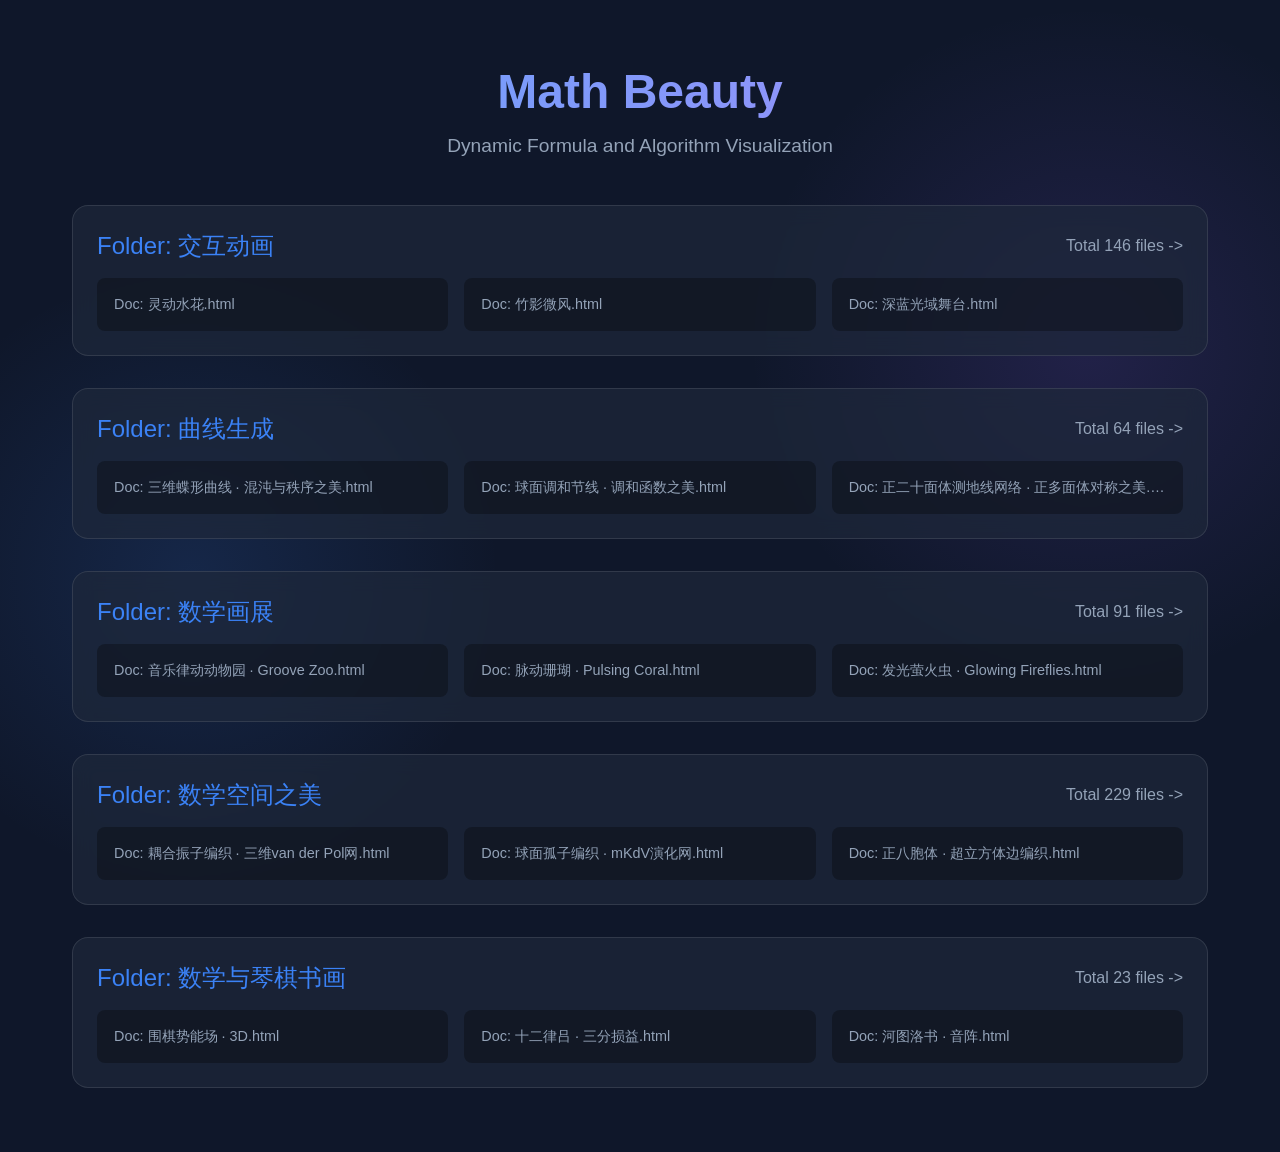
<file: index.html>
﻿<!DOCTYPE html>
<html lang="zh-CN">
<head>
    <meta charset="UTF-8">
    <meta name="viewport" content="width=device-width, initial-scale=1.0">
    <title>Math Beauty</title>
    <link rel="stylesheet" href="css/style.css">
</head><body>
    <div class="container">
        <header>
            <h1>Math Beauty</h1>
            <p>Dynamic Formula and Algorithm Visualization</p>
        </header>
        <div id="app" class="container" style="padding:0;"></div>
    </div>
    <script src="js/data.js"></script>
    <script src="js/app.js"></script>
</body>
</html>
</file>
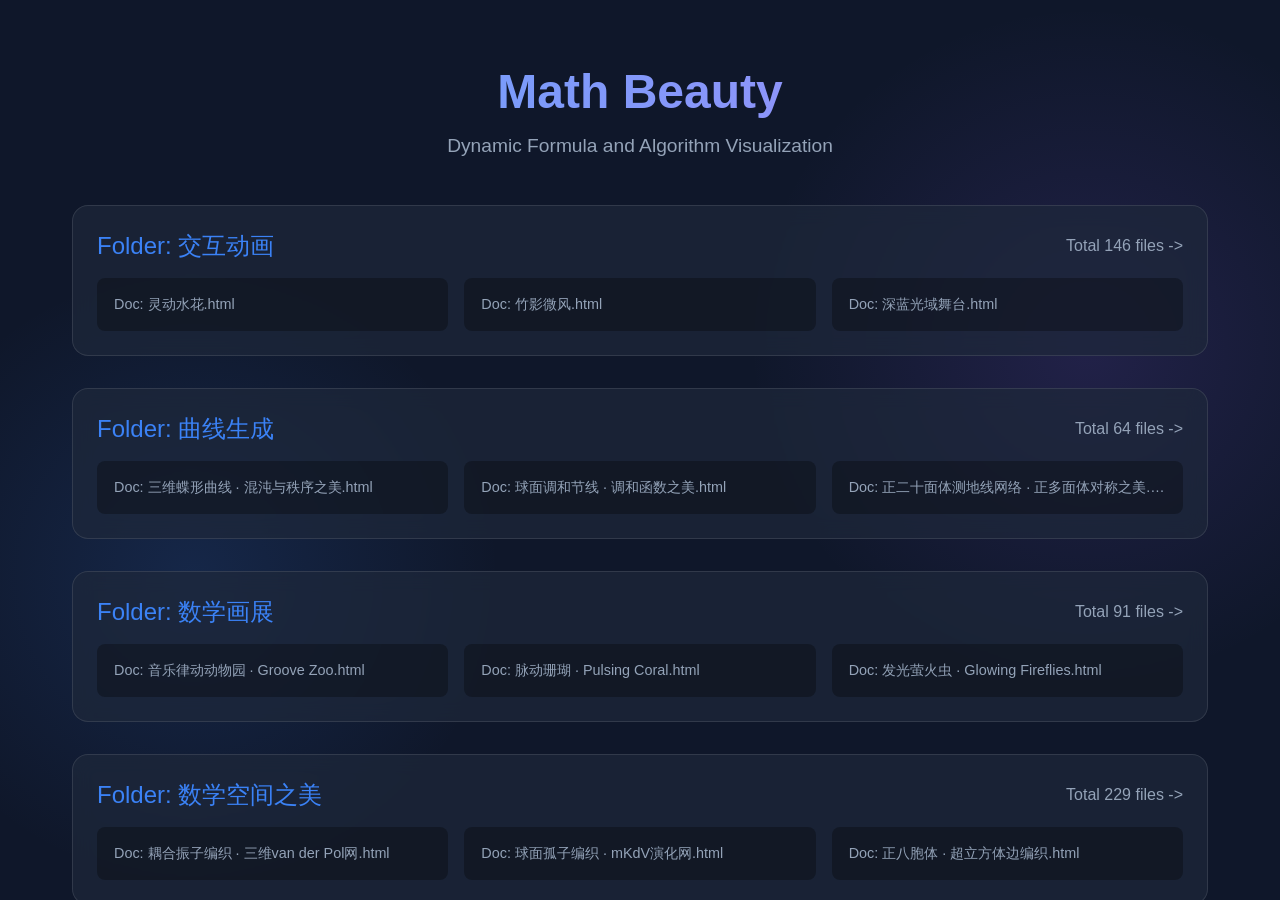
<file: list.html>
﻿<!DOCTYPE html>
<html lang="zh-CN">
<head>
    <meta charset="UTF-8">
    <meta name="viewport" content="width=device-width, initial-scale=1.0">
    <title>Math Beauty</title>
    <link rel="stylesheet" href="css/style.css">
</head><body>
    <div class="container">
        <header style="margin-bottom: 2rem; padding-top: 1rem;">
            <a href="index.html" style="color: var(--text-sub); text-decoration: none; display: inline-block; margin-bottom: 1rem;">Back to Home</a>
            <h1 id="folder-title" style="font-size: 2.5rem;">Loading...</h1>
        </header>
        <div id="list-app">
            <div id="grid" class="grid-container"></div>
        </div>
    </div>
    <button id="backToTop" onclick="scrollToTop()">UP</button>
    <script src="js/data.js"></script>
    <script src="js/app.js"></script>
</body>
</html>
</file>
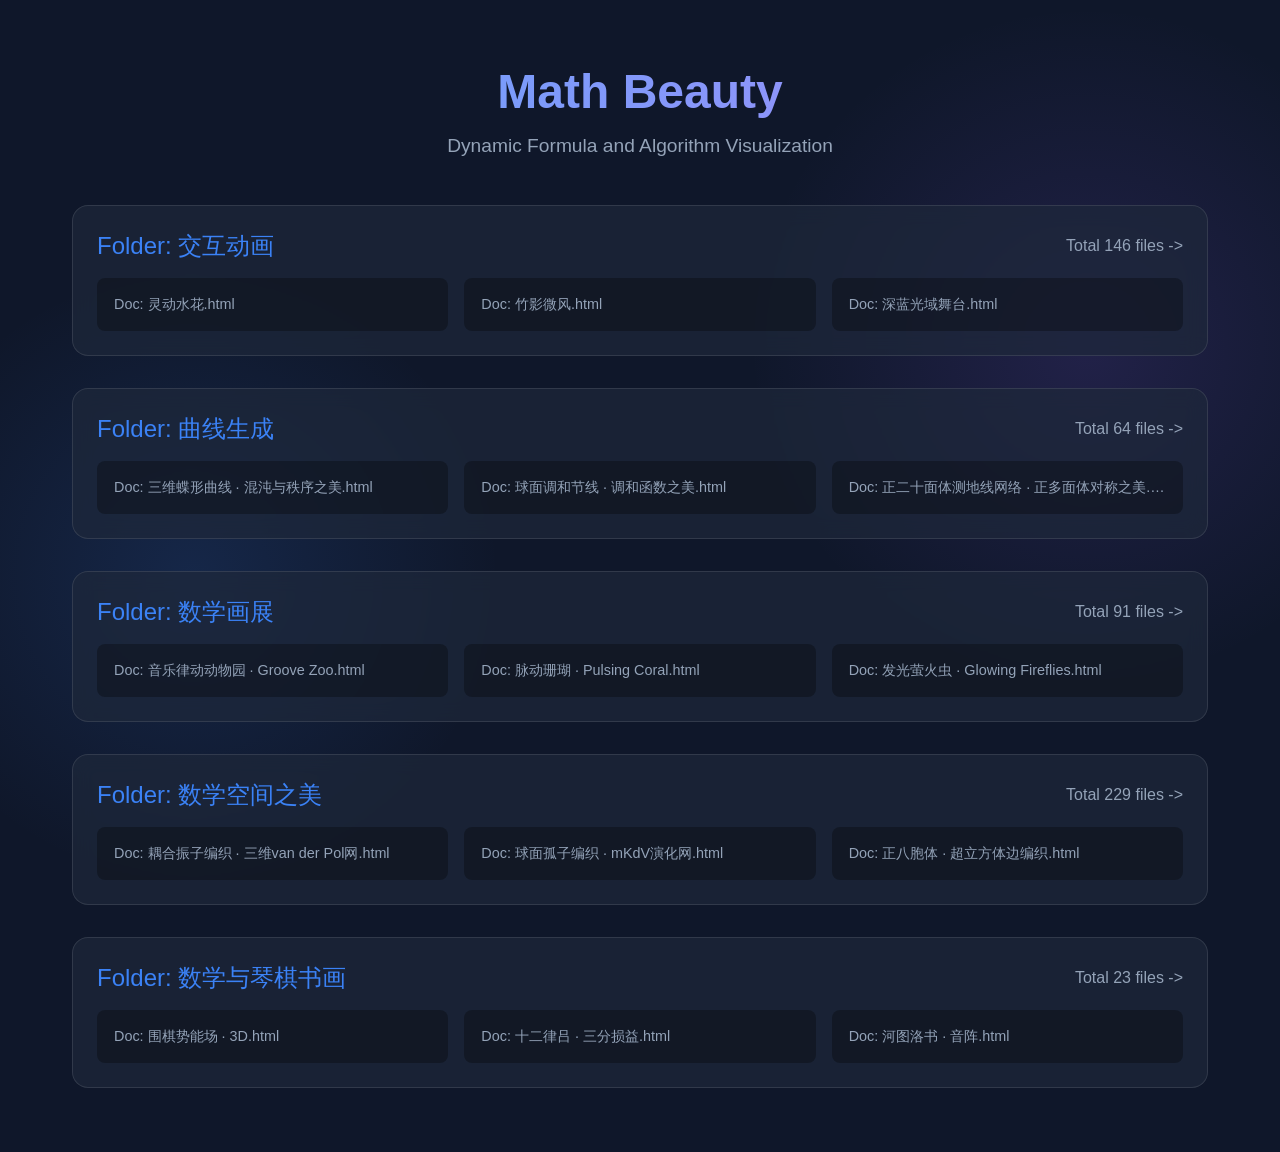
<file: viewer.html>
﻿<!DOCTYPE html>
<html lang="zh-CN">
<head>
    <meta charset="UTF-8">
    <meta name="viewport" content="width=device-width, initial-scale=1.0">
    <title>Math Beauty</title>
    <link rel="stylesheet" href="css/style.css">
</head><body class="viewer-body">
    <div id="viewer-app">
        <div class="viewer-toolbar">
            <button class="btn btn-back" onclick="history.back()">Back to List</button>
            <h3 id="file-name" style="color: #f8fafc; font-size: 1rem; max-width: 50%; white-space: nowrap; overflow: hidden; text-overflow: ellipsis;">Loading...</h3>
            <a id="download-btn" class="btn btn-download" href="#">Download HTML</a>
        </div>
        <iframe id="viewer-frame" class="viewer-frame" src="about:blank"></iframe>
    </div>
    <script src="js/data.js"></script>
    <script src="js/app.js"></script>
</body>
</html>
</file>
<file: css/style.css>
﻿:root {
    --bg-color: #0f172a;
    --card-bg: rgba(30, 41, 59, 0.7);
    --card-border: rgba(255, 255, 255, 0.1);
    --text-main: #f8fafc;
    --text-sub: #94a3b8;
    --accent: #3b82f6;
    --accent-hover: #60a5fa;
}
* { margin: 0; padding: 0; box-sizing: border-box; }
body {
    font-family: 'Segoe UI', Tahoma, Geneva, Verdana, sans-serif;
    background: var(--bg-color);
    background-image: radial-gradient(circle at 15% 50%, rgba(59, 130, 246, 0.15), transparent 25%),
                      radial-gradient(circle at 85% 30%, rgba(139, 92, 246, 0.15), transparent 25%);
    color: var(--text-main);
    min-height: 100vh;
    overflow-x: hidden;
}
.container { max-width: 1200px; margin: 0 auto; padding: 2rem; }
header { text-align: center; margin-bottom: 3rem; padding-top: 2rem; }
header h1 { font-size: 3rem; background: linear-gradient(to right, #60a5fa, #a78bfa); -webkit-background-clip: text; -webkit-text-fill-color: transparent; margin-bottom: 1rem; }
header p { color: var(--text-sub); font-size: 1.2rem; }

.folder-card {
    background: var(--card-bg);
    border: 1px solid var(--card-border);
    border-radius: 16px;
    padding: 1.5rem;
    margin-bottom: 2rem;
    backdrop-filter: blur(10px);
    transition: transform 0.3s ease, box-shadow 0.3s ease;
    cursor: pointer;
}
.folder-card:hover { transform: translateY(-5px); box-shadow: 0 10px 30px rgba(0,0,0,0.5); border-color: rgba(255,255,255,0.2); }
.folder-title { font-size: 1.5rem; margin-bottom: 1rem; color: var(--accent); display: flex; justify-content: space-between; align-items: center; }
.recent-files { display: grid; grid-template-columns: repeat(auto-fit, minmax(200px, 1fr)); gap: 1rem; }
.recent-item { background: rgba(0,0,0,0.3); padding: 1rem; border-radius: 8px; font-size: 0.9rem; color: var(--text-sub); white-space: nowrap; overflow: hidden; text-overflow: ellipsis; border: 1px solid transparent; transition: all 0.2s; }
.recent-item:hover { border-color: var(--accent); color: var(--text-main); }

.grid-container { display: grid; grid-template-columns: repeat(3, 1fr); gap: 1.5rem; }
@media (max-width: 900px) { .grid-container { grid-template-columns: repeat(2, 1fr); } }
@media (max-width: 600px) { .grid-container { grid-template-columns: 1fr; } }

.html-card {
    background: var(--card-bg);
    border: 1px solid var(--card-border);
    border-radius: 12px;
    padding: 1.5rem;
    cursor: pointer;
    transition: all 0.3s ease;
    display: flex;
    flex-direction: column;
    height: 200px;
    position: relative;
    overflow: hidden;
}
.html-card:hover { transform: translateY(-5px); border-color: var(--accent); box-shadow: 0 8px 25px rgba(59, 130, 246, 0.2); }
.html-card::before { content: '</>'; position: absolute; right: 10px; bottom: 10px; font-size: 4rem; color: rgba(255,255,255,0.03); font-weight: bold; }
.html-card .icon { font-size: 2rem; margin-bottom: 1rem; }
.html-card .name { font-size: 1.1rem; font-weight: 600; word-break: break-all; margin-bottom: auto; }
.html-card .time { font-size: 0.8rem; color: var(--text-sub); margin-top: 1rem; }

#backToTop {
    position: fixed; bottom: 30px; right: 30px; width: 50px; height: 50px;
    background: var(--accent); color: white; border: none; border-radius: 50%;
    font-size: 1.5rem; cursor: pointer; display: none; align-items: center; justify-content: center;
    box-shadow: 0 4px 15px rgba(59, 130, 246, 0.4); transition: all 0.3s;
}
#backToTop:hover { background: var(--accent-hover); transform: scale(1.1); }

/* 淇涓夌骇椤甸潰 iframe 鏄剧ず涓嶅叏鐨勯棶棰?*/
.viewer-body { margin: 0; padding: 0; height: 100vh; display: flex; flex-direction: column; overflow: hidden; }
#viewer-app { flex: 1; display: flex; flex-direction: column; overflow: hidden; }
.viewer-toolbar { height: 60px; background: #1e293b; display: flex; align-items: center; justify-content: space-between; padding: 0 20px; border-bottom: 1px solid var(--card-border); z-index: 10; flex-shrink: 0; }
.viewer-toolbar .btn { padding: 8px 16px; border-radius: 6px; text-decoration: none; font-weight: 600; cursor: pointer; border: none; font-size: 1rem; transition: all 0.2s; }
.btn-back { background: transparent; color: var(--text-sub); border: 1px solid var(--text-sub); }
.btn-back:hover { color: var(--text-main); border-color: var(--text-main); }
.btn-download { background: var(--accent); color: white; }
.btn-download:hover { background: var(--accent-hover); }
.viewer-frame { flex: 1; width: 100%; border: none; background: white; }
</file>
